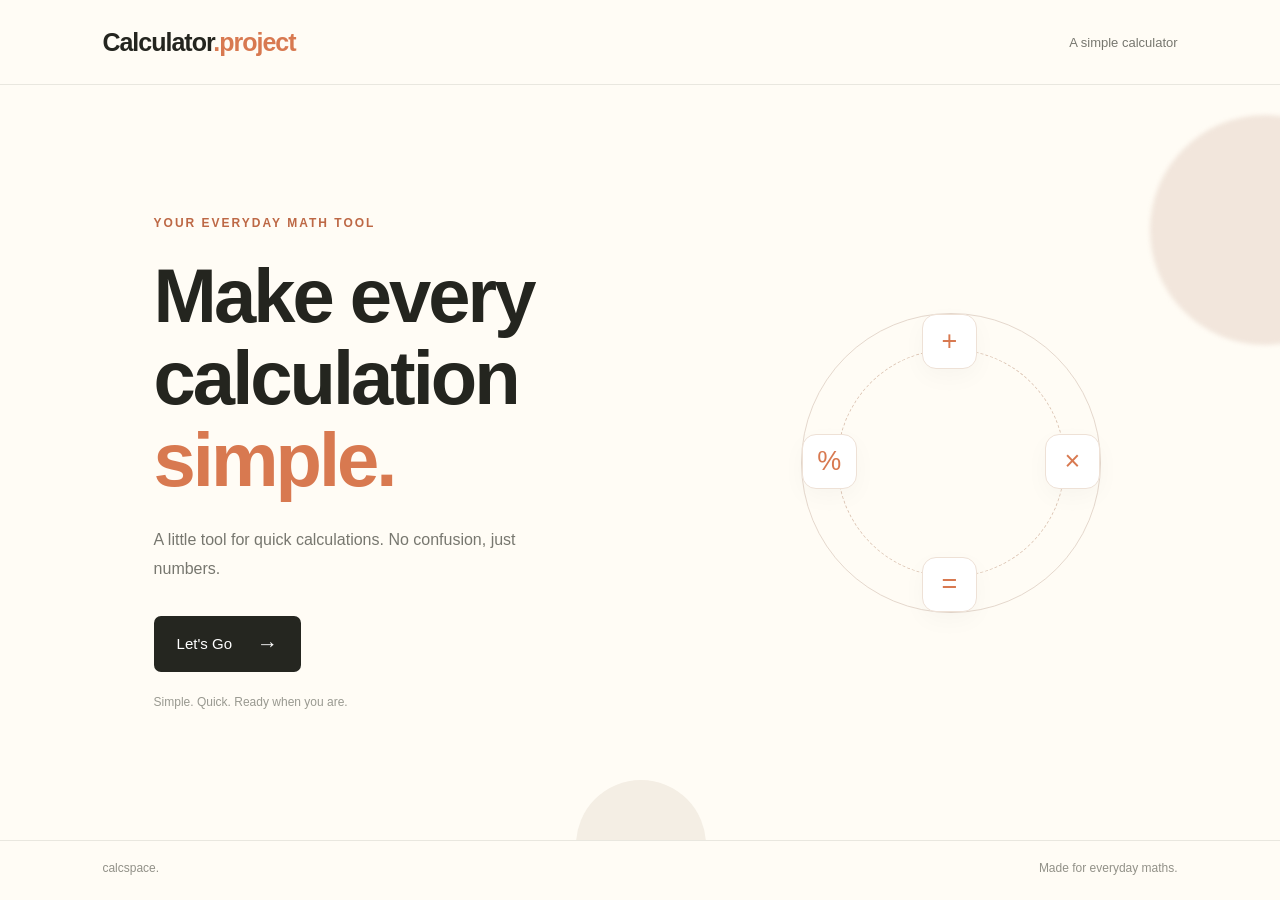
<file: My Portfolio/projects/Calculator/CalcFront.html>
<!DOCTYPE html>
<html lang="en">
<head>
    <meta charset="UTF-8">
    <meta name="viewport" content="width=device-width, initial-scale=1.0">
    <title>CalcSpace | Welcome</title>
    <link rel="stylesheet" href="CalcFront.css">
</head>
<body>

    <nav>
        <div class="logo">Calculator<span>.project</span></div>
        <div class="nav-text">A simple calculator</div>
    </nav>

    <main class="hero">
        <div class="circle circle-one"></div>
        <div class="circle circle-two"></div>

        <div class="content">
            <p class="tag">YOUR EVERYDAY MATH TOOL</p>

            <h1>Make every<br>calculation <span>simple.</span></h1>

            <p class="description">
                A little tool for quick calculations.
                No confusion, just numbers.
            </p>

            <a href="Calculator.html" class="start-btn">
                Let's Go <span>→</span>
            </a>

            <p class="note">Simple. Quick. Ready when you are.</p>
        </div>

        <div class="decoration">
            <span class="symbol plus">+</span>
            <span class="symbol multiply">×</span>
            <span class="symbol equal">=</span>
            <span class="symbol percent">%</span>
        </div>
    </main>

    <footer>
        <span>calcspace.</span>
        <span>Made for everyday maths.</span>
    </footer>

</body>
</html>
</file>
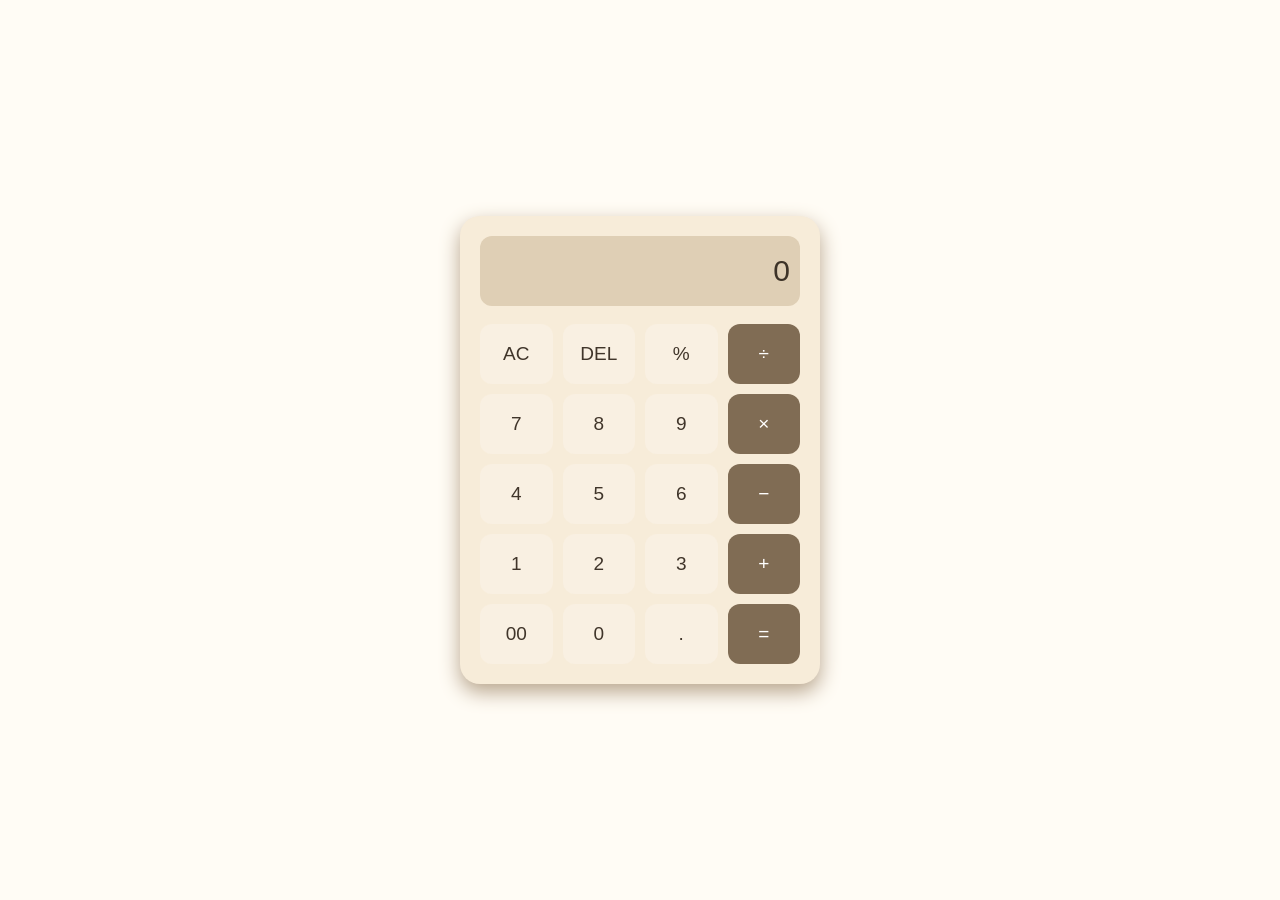
<file: My Portfolio/projects/Calculator/Calculator.html>
<!DOCTYPE html>
<html>
<head>
    <title>Calculator</title>
    <link rel="stylesheet" href="Calculator.css">
</head>

<body>

    <div class="calculator">

        <div class="display" id="display">0</div>

        <div class="buttons">

            <button onclick="clearDisplay()">AC</button>
            <button onclick="deleteNumber()">DEL</button>
            <button onclick="addValue('%')">%</button>
            <button class="operator" onclick="addValue('/')">÷</button>

            <button onclick="addValue('7')">7</button>
            <button onclick="addValue('8')">8</button>
            <button onclick="addValue('9')">9</button>
            <button class="operator" onclick="addValue('*')">×</button>

            <button onclick="addValue('4')">4</button>
            <button onclick="addValue('5')">5</button>
            <button onclick="addValue('6')">6</button>
            <button class="operator" onclick="addValue('-')">−</button>

            <button onclick="addValue('1')">1</button>
            <button onclick="addValue('2')">2</button>
            <button onclick="addValue('3')">3</button>
            <button class="operator" onclick="addValue('+')">+</button>

            <button onclick="addValue('00')">00</button>
            <button onclick="addValue('0')">0</button>
            <button onclick="addValue('.')">.</button>
            <button class="equal" onclick="calculate()">=</button>

        </div>

    </div>

    <script src="Calculator.js"></script>

</body>
</html>
</file>
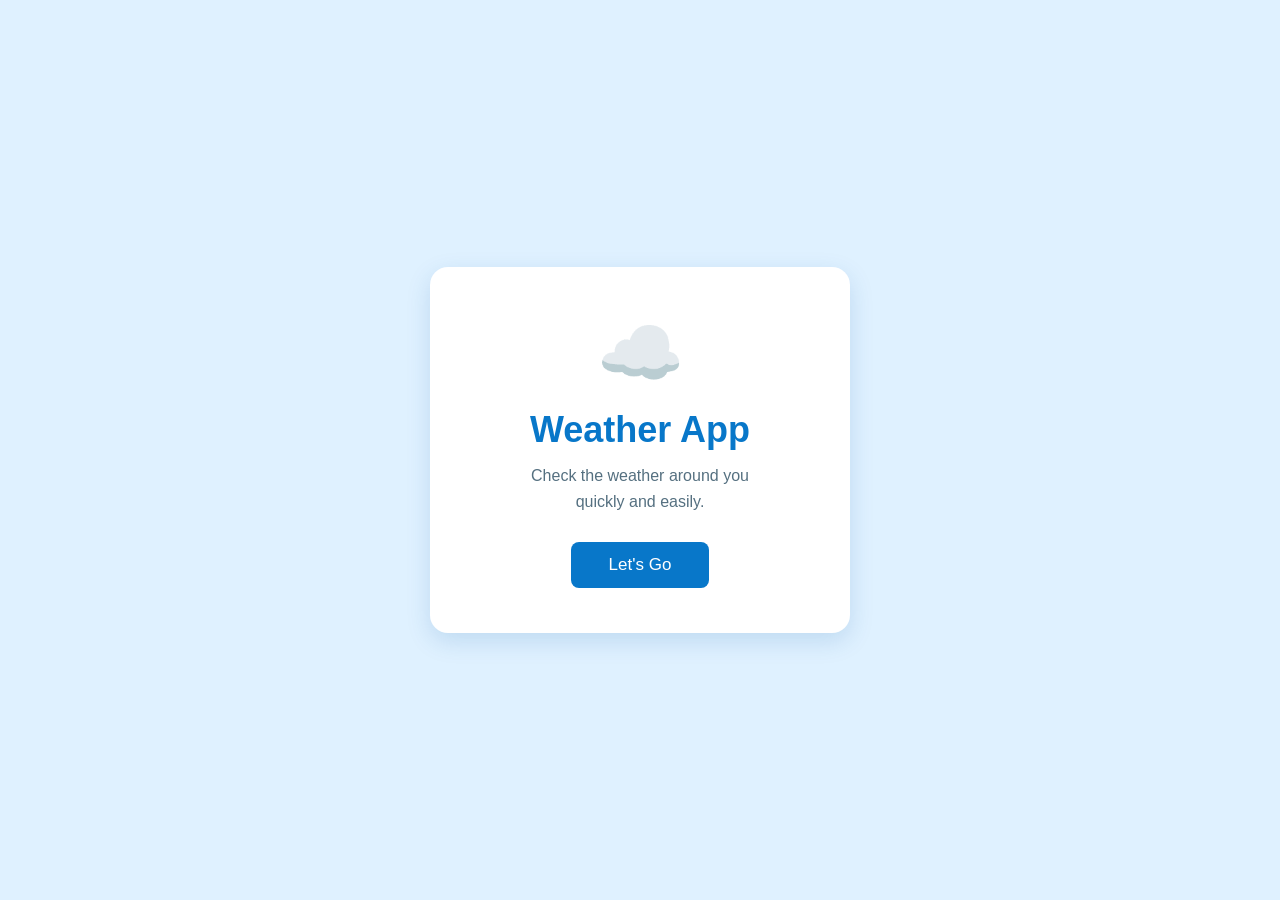
<file: My Portfolio/projects/Weather App/FrontWeather.html>
<!DOCTYPE html>
<html lang="en">
<head>
    <meta charset="UTF-8">
    <meta name="viewport" content="width=device-width, initial-scale=1.0">
    <title>Weather App</title>
    <link rel="stylesheet" href="FrontWeather.css">
</head>

<body>

    <div class="main">

        <div class="weather-icon">☁️</div>

        <h1>Weather App</h1>

        <p>
            Check the weather around you<br>
            quickly and easily.
        </p>

        <a href="weather.html" class="lets-go">Let's Go</a>

    </div>

</body>
</html>
</file>
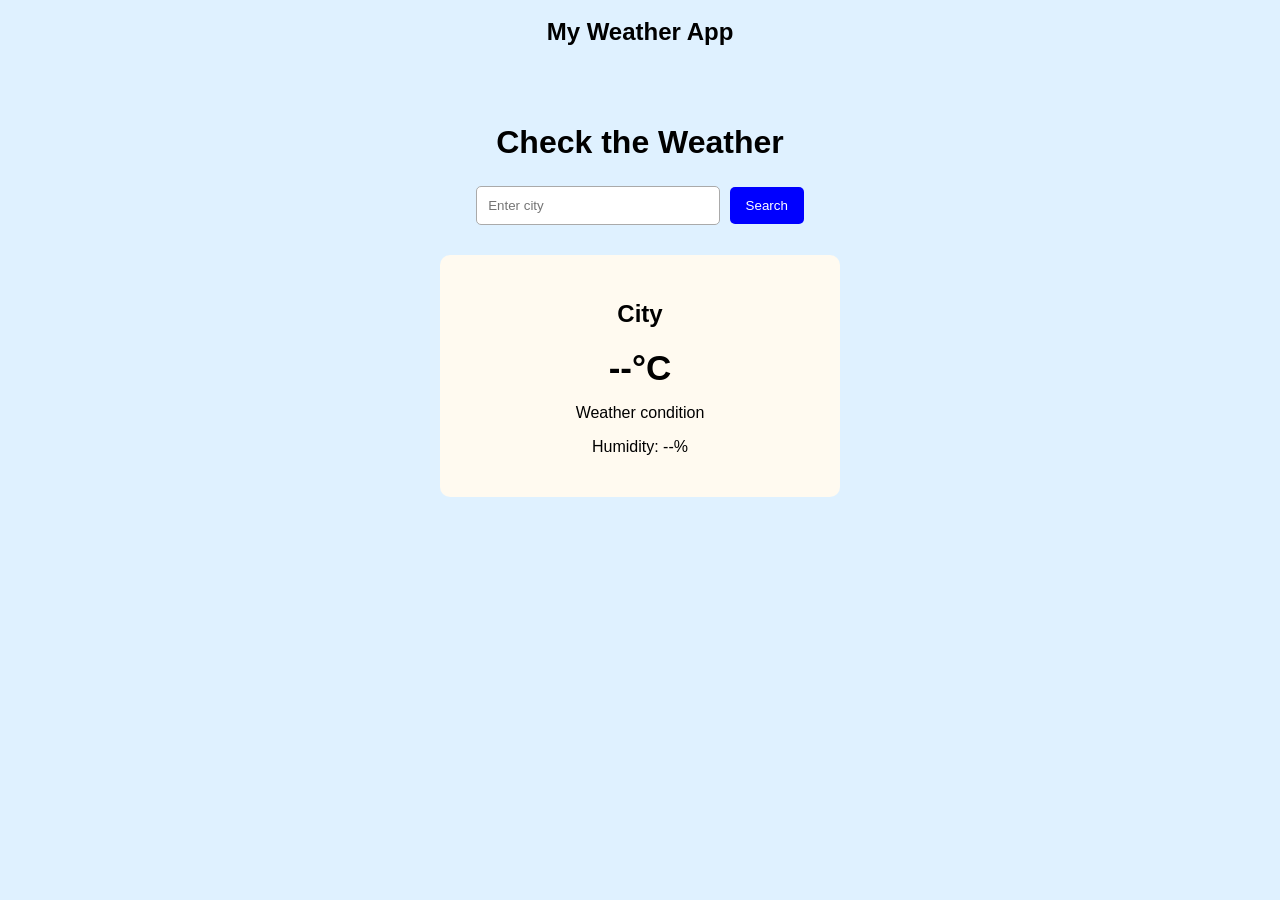
<file: My Portfolio/projects/Weather App/weather.html>
<!DOCTYPE html>
<html lang="en">
<head>
    <meta charset="UTF-8">
    <meta name="viewport" content="width=device-width, initial-scale=1.0">
    <title>My Weather App</title>

    <link rel="stylesheet" href="weather.css">
</head>

<body>

    <nav>
        <h2>My Weather App</h2>
    </nav>

    <div class="container">

        <h1>Check the Weather</h1>

        <input type="text" id="city" placeholder="Enter city">

        <button id="search">Search</button>

        <div class="weather">

            <h2 id="name">City</h2>

            <h3 id="temp">--°C</h3>

            <p id="weather">Weather condition</p>

            <p id="humidity">Humidity: --%</p>

        </div>

    </div>

    <script src="weather.js"></script>

</body>
</html>
</file>
<file: My Portfolio/projects/Calculator/CalcFront.css>
* {
    margin: 0;
    padding: 0;
    box-sizing: border-box;
}

body {
    font-family: Arial, sans-serif;
    background:#FFFCF5;
    color: #24251f;
    min-height: 100vh;
}

nav {
    height: 85px;
    padding: 0 8%;
    display: flex;
    align-items: center;
    justify-content: space-between;
    border-bottom: 1px solid #e9e7df;
}

.logo {
    font-size: 25px;
    font-weight: bold;
    letter-spacing: -1px;
}

.logo span {
    color: #d87950;
}

.nav-text {
    font-size: 13px;
    color: #77776f;
}

.hero {
    min-height: calc(100vh - 145px);
    display: flex;
    align-items: center;
    padding: 70px 12%;
    position: relative;
    overflow: hidden;
}

.content {
    max-width: 600px;
    position: relative;
    z-index: 2;
    animation: appear 0.8s ease both;
}

.tag {
    color: #bd6845;
    font-size: 12px;
    letter-spacing: 2px;
    font-weight: bold;
    margin-bottom: 25px;
}

h1 {
    font-size: clamp(45px, 6vw, 76px);
    line-height: 1.08;
    letter-spacing: -3px;
    margin-bottom: 25px;
}

h1 span {
    color: #d87950;
}

.description {
    color: #77776f;
    font-size: 16px;
    line-height: 1.8;
    max-width: 390px;
    margin-bottom: 32px;
}

.start-btn {
    display: inline-flex;
    align-items: center;
    gap: 25px;
    padding: 16px 23px;
    background: #252620;
    color: white;
    text-decoration: none;
    border-radius: 7px;
    font-size: 15px;
    transition: 0.3s;
}

.start-btn span {
    font-size: 21px;
    transition: transform 0.3s;
}

.start-btn:hover {
    background: #d87950;
    transform: translateY(-3px);
}

.start-btn:hover span {
    transform: translateX(5px);
}

.note {
    margin-top: 23px;
    font-size: 12px;
    color: #999990;
}

.decoration {
    position: absolute;
    right: 14%;
    top: 50%;
    width: 300px;
    height: 300px;
    transform: translateY(-50%);
    border: 1px solid #e5d8cd;
    border-radius: 50%;
    animation: rotate 22s linear infinite;
}

.decoration::before {
    content: "";
    position: absolute;
    inset: 35px;
    border: 1px dashed #ddc6b5;
    border-radius: 50%;
}

.symbol {
    position: absolute;
    display: grid;
    place-items: center;
    width: 55px;
    height: 55px;
    background: #fff;
    color: #d87950;
    border: 1px solid #eee1d6;
    border-radius: 14px;
    font-size: 27px;
    box-shadow: 0 8px 25px #00000008;
}

.plus {
    top: 0;
    left: 120px;
}

.multiply {
    right: 0;
    top: 120px;
}

.equal {
    bottom: 0;
    left: 120px;
}

.percent {
    left: 0;
    top: 120px;
}

.circle {
    position: absolute;
    border-radius: 50%;
    pointer-events: none;
}

.circle-one {
    width: 230px;
    height: 230px;
    background: #f2e6dc;
    right: -100px;
    top: 30px;
    filter: blur(2px);
}

.circle-two {
    width: 130px;
    height: 130px;
    background: #f4eee4;
    left: 45%;
    bottom: -70px;
}

footer {
    display: flex;
    justify-content: space-between;
    padding: 20px 8%;
    border-top: 1px solid #e9e7df;
    color: #929188;
    font-size: 12px;
}

@keyframes rotate {
    from {
        transform: translateY(-50%) rotate(0deg);
    }
    to {
        transform: translateY(-50%) rotate(360deg);
    }
}

@keyframes appear {
    from {
        opacity: 0;
        transform: translateY(20px);
    }
    to {
        opacity: 1;
        transform: translateY(0);
    }
}

@media (max-width: 800px) {
    .hero {
        padding: 65px 8%;
    }

    .decoration {
        right: -180px;
        opacity: 0.35;
    }

    .content {
        max-width: 100%;
    }
}

@media (max-width: 480px) {
    nav {
        padding: 0 6%;
    }

    .nav-text {
        font-size: 11px;
    }

    h1 {
        letter-spacing: -2px;
    }

    footer {
        padding: 18px 6%;
        gap: 12px;
        flex-wrap: wrap;
    }
}
</file>
<file: My Portfolio/projects/Calculator/Calculator.css>
body {
    margin: 0;
    height: 100vh;
    display: flex;
    justify-content: center;
    align-items: center;
    background: #FFFCF5;
    font-family: Arial;
}

.calculator {
    width: 320px;
    padding: 20px;
    background: #f7ecd9;
    border-radius: 20px;
    box-shadow: 0 8px 20px #b8a58d;
}

.display {
    height: 70px;
    margin-bottom: 18px;
    padding: 10px;
    background: #dfcfb5;
    border-radius: 12px;
    display: flex;
    align-items: center;
    justify-content: flex-end;
    font-size: 30px;
    color: #3d3328;
    box-sizing: border-box;
    overflow: hidden;
}

.buttons {
    display: grid;
    grid-template-columns: repeat(4, 1fr);
    gap: 10px;
}

button {
    height: 60px;
    border: none;
    border-radius: 12px;
    background: #f9f0e2;
    color: #40352a;
    font-size: 19px;
    cursor: pointer;
}

button:hover {
    background: #e8d8c0;
}

button:active {
    transform: scale(0.95);
}

.operator,
.equal {
    background: #806c54;
    color: white;
}

.operator:hover,
.equal:hover {
    background: #6d5a45;
}
</file>
<file: My Portfolio/projects/Weather App/FrontWeather.css>
* {
    margin: 0;
    padding: 0;
    box-sizing: border-box;
}

body {
    font-family: Arial, sans-serif;
    background: #dff1ff;
    height: 100vh;
    display: flex;
    justify-content: center;
    align-items: center;
}

.main {
    width: 90%;
    max-width: 420px;
    text-align: center;
    background: #ffffff;
    padding: 45px 30px;
    border-radius: 18px;
    box-shadow: 0 8px 25px rgba(0, 90, 160, 0.15);
}

.weather-icon {
    font-size: 70px;
    margin-bottom: 15px;
}

h1 {
    color: #0877c9;
    font-size: 36px;
    margin-bottom: 12px;
}

p {
    color: #557080;
    font-size: 16px;
    line-height: 1.6;
    margin-bottom: 28px;
}

.lets-go {
    display: inline-block;
    text-decoration: none;
    background: #0877c9;
    color: white;
    padding: 13px 38px;
    border-radius: 8px;
    font-size: 17px;
    transition: 0.2s;
}

.lets-go:hover {
    background: #0563a8;
}
</file>
<file: My Portfolio/projects/Weather App/weather.css>
body {
    margin: 0;
    font-family: Arial, sans-serif;
    background-color: #dff1ff;
}

nav {
    background-color:  #dff1ff;
    padding: 18px;
    text-align: center;
}

nav h2 {
    margin: 0;
}

.container {
    width: 400px;
    margin: 60px auto;
    text-align: center;
}

.container h1 {
    margin-bottom: 25px;
}

input {
    width: 220px;
    padding: 11px;
    border: 1px solid #aaa;
    border-radius: 5px;
}

button {
    padding: 11px 16px;
    margin-left: 5px;
    border: none;
    border-radius: 5px;
    background-color: blue;
    color: white;
    cursor: pointer;
}

button:hover {
    background-color: #8f733f;
}

.weather {
    background-color: #fffaf0;
    margin-top: 30px;
    padding: 25px;
    border-radius: 10px;
}

#temp {
    font-size: 35px;
    margin: 15px;
}
</file>
